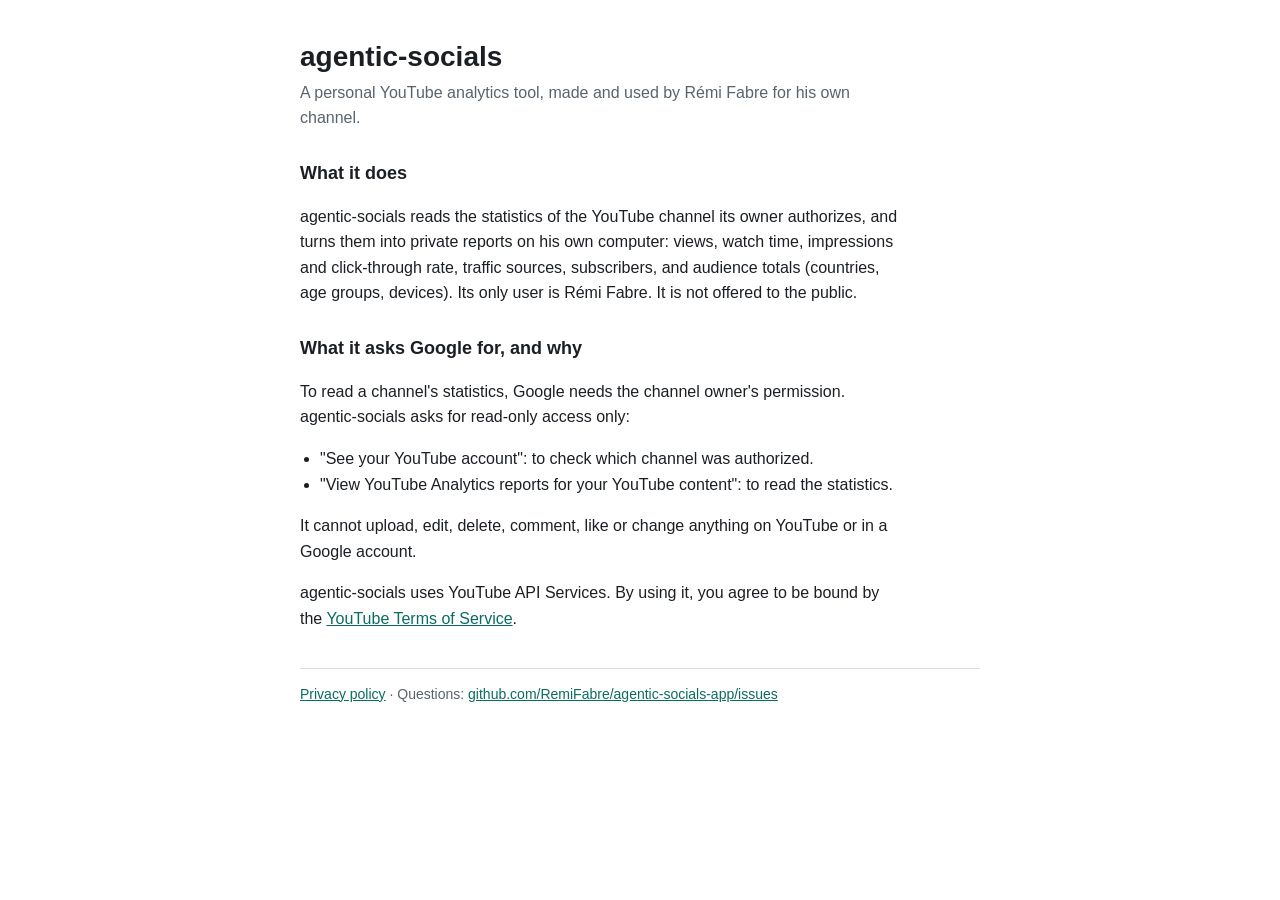
<file: index.html>
<!doctype html>
<html lang="en">
<head>
<meta charset="utf-8">
<meta name="viewport" content="width=device-width, initial-scale=1">
<title>agentic-socials</title>
<meta name="description" content="A personal YouTube analytics tool, made and used by Rémi Fabre for his own channel.">
<link rel="stylesheet" href="style.css">
</head>
<body>
<main>
<h1>agentic-socials</h1>
<p class="lead">A personal YouTube analytics tool, made and used by Rémi Fabre for his own channel.</p>

<h2>What it does</h2>
<p>agentic-socials reads the statistics of the YouTube channel its owner authorizes, and turns them into private reports on his own computer: views, watch time, impressions and click-through rate, traffic sources, subscribers, and audience totals (countries, age groups, devices). Its only user is Rémi Fabre. It is not offered to the public.</p>

<h2>What it asks Google for, and why</h2>
<p>To read a channel's statistics, Google needs the channel owner's permission. agentic-socials asks for read-only access only:</p>
<ul>
<li>"See your YouTube account": to check which channel was authorized.</li>
<li>"View YouTube Analytics reports for your YouTube content": to read the statistics.</li>
</ul>
<p>It cannot upload, edit, delete, comment, like or change anything on YouTube or in a Google account.</p>
<p>agentic-socials uses YouTube API Services. By using it, you agree to be bound by the <a href="https://www.youtube.com/t/terms">YouTube Terms of Service</a>.</p>

<footer>
<a href="privacy.html">Privacy policy</a> · Questions: <a href="https://github.com/RemiFabre/agentic-socials-app/issues">github.com/RemiFabre/agentic-socials-app/issues</a>
</footer>
</main>
</body>
</html>
</file>
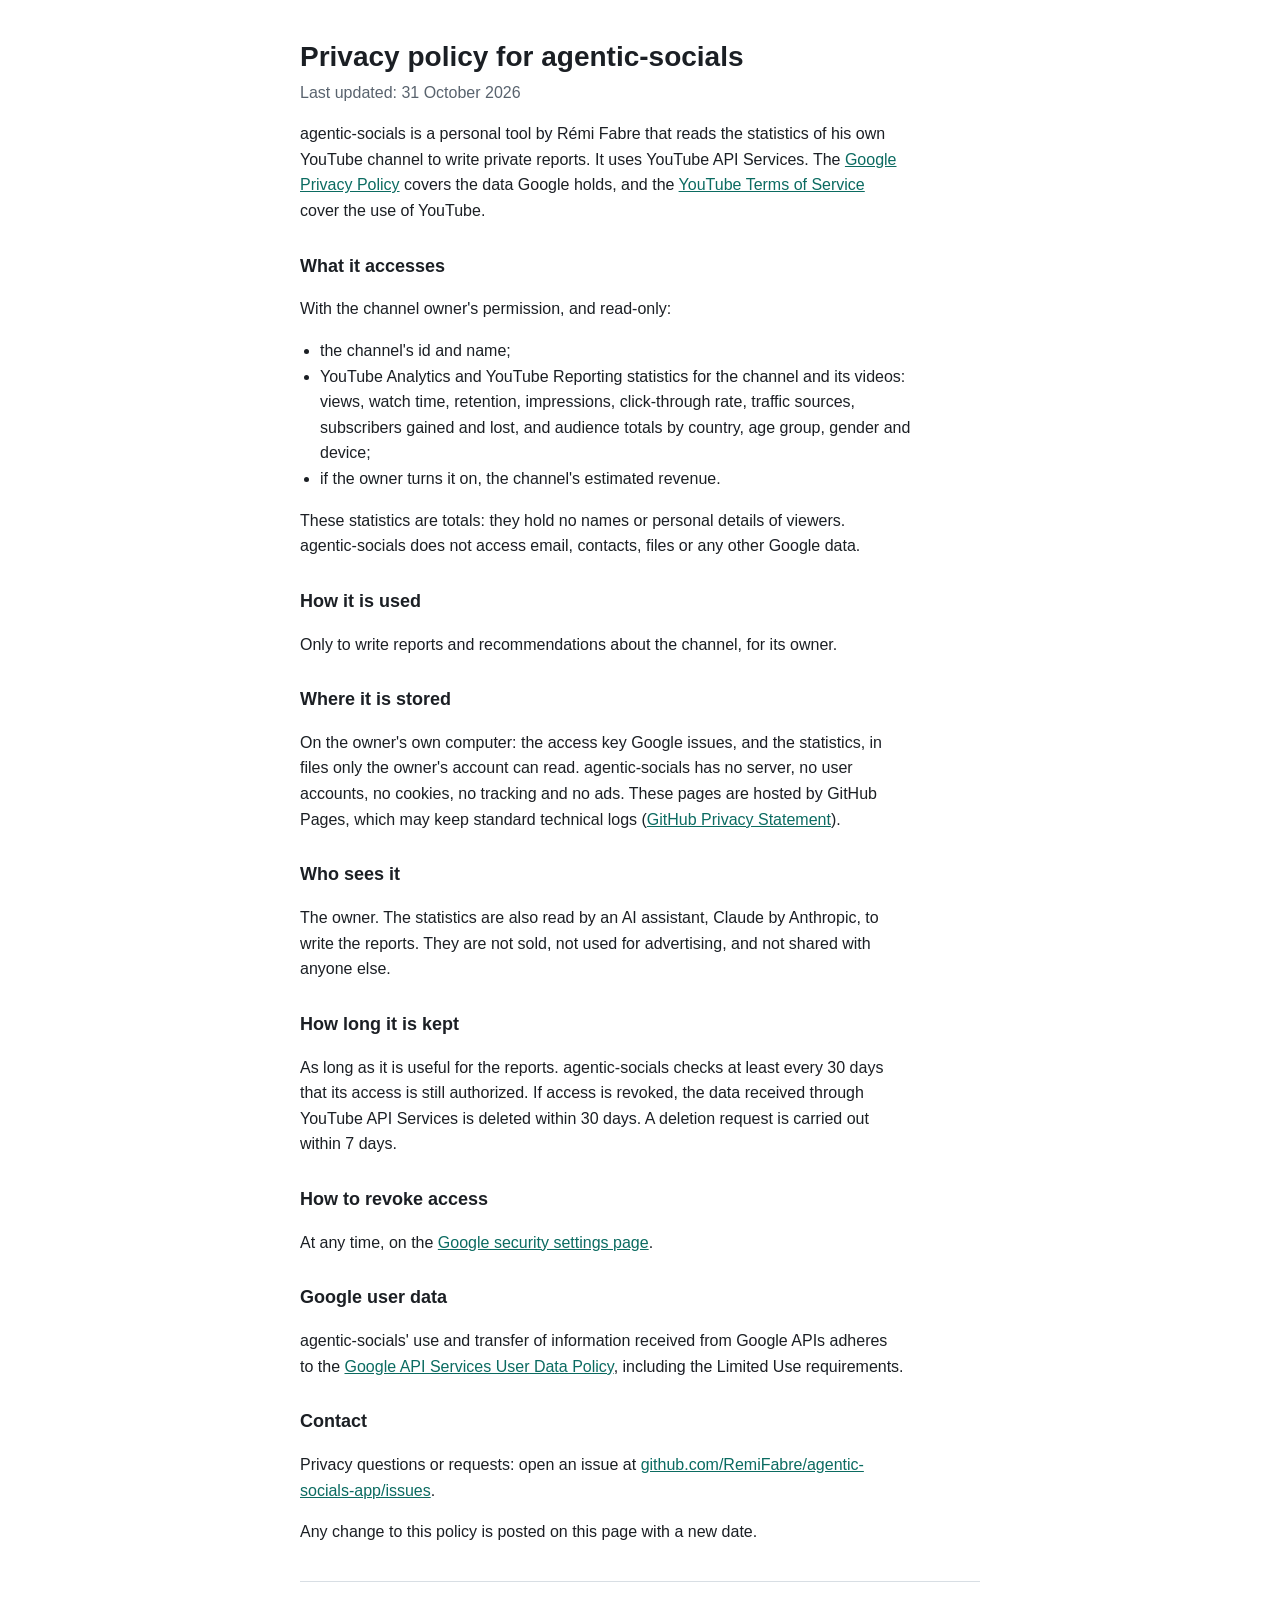
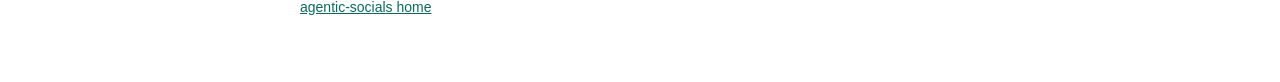
<file: privacy.html>
<!doctype html>
<html lang="en">
<head>
<meta charset="utf-8">
<meta name="viewport" content="width=device-width, initial-scale=1">
<title>Privacy policy for agentic-socials</title>
<link rel="stylesheet" href="style.css">
</head>
<body>
<main>
<h1>Privacy policy for agentic-socials</h1>
<p class="lead">Last updated: 31 October 2026</p>

<p>agentic-socials is a personal tool by Rémi Fabre that reads the statistics of his own YouTube channel to write private reports. It uses YouTube API Services. The <a href="https://policies.google.com/privacy">Google Privacy Policy</a> covers the data Google holds, and the <a href="https://www.youtube.com/t/terms">YouTube Terms of Service</a> cover the use of YouTube.</p>

<h2>What it accesses</h2>
<p>With the channel owner's permission, and read-only:</p>
<ul>
<li>the channel's id and name;</li>
<li>YouTube Analytics and YouTube Reporting statistics for the channel and its videos: views, watch time, retention, impressions, click-through rate, traffic sources, subscribers gained and lost, and audience totals by country, age group, gender and device;</li>
<li>if the owner turns it on, the channel's estimated revenue.</li>
</ul>
<p>These statistics are totals: they hold no names or personal details of viewers. agentic-socials does not access email, contacts, files or any other Google data.</p>

<h2>How it is used</h2>
<p>Only to write reports and recommendations about the channel, for its owner.</p>

<h2>Where it is stored</h2>
<p>On the owner's own computer: the access key Google issues, and the statistics, in files only the owner's account can read. agentic-socials has no server, no user accounts, no cookies, no tracking and no ads. These pages are hosted by GitHub Pages, which may keep standard technical logs (<a href="https://docs.github.com/en/site-policy/privacy-policies/github-general-privacy-statement">GitHub Privacy Statement</a>).</p>

<h2>Who sees it</h2>
<p>The owner. The statistics are also read by an AI assistant, Claude by Anthropic, to write the reports. They are not sold, not used for advertising, and not shared with anyone else.</p>

<h2>How long it is kept</h2>
<p>As long as it is useful for the reports. agentic-socials checks at least every 30 days that its access is still authorized. If access is revoked, the data received through YouTube API Services is deleted within 30 days. A deletion request is carried out within 7 days.</p>

<h2>How to revoke access</h2>
<p>At any time, on the <a href="https://security.google.com/settings/security/permissions">Google security settings page</a>.</p>

<h2>Google user data</h2>
<p>agentic-socials' use and transfer of information received from Google APIs adheres to the <a href="https://developers.google.com/terms/api-services-user-data-policy">Google API Services User Data Policy</a>, including the Limited Use requirements.</p>

<h2>Contact</h2>
<p>Privacy questions or requests: open an issue at <a href="https://github.com/RemiFabre/agentic-socials-app/issues">github.com/RemiFabre/agentic-socials-app/issues</a>.</p>
<p>Any change to this policy is posted on this page with a new date.</p>

<footer><a href="./">agentic-socials home</a></footer>
</main>
</body>
</html>
</file>
<file: style.css>
:root { --bg: #ffffff; --ink: #1b1f24; --muted: #59636e; --rule: #d8dee4; --link: #0b6b61; color-scheme: light dark; }
@media (prefers-color-scheme: dark) { :root { --bg: #111418; --ink: #e6eaee; --muted: #9aa4ae; --rule: #2b323a; --link: #5fd0c3; } }
body { margin: 0; background: var(--bg); color: var(--ink); font: 16px/1.6 -apple-system, "Segoe UI", Helvetica, Arial, sans-serif; }
main { max-width: 680px; margin: 0 auto; padding: 40px 16px 64px; }
h1 { font-size: 28px; line-height: 1.2; margin: 0 0 6px; }
h2 { font-size: 18px; margin: 28px 0 6px; }
p, li { max-width: 68ch; }
ul { padding-left: 20px; }
a { color: var(--link); }
.lead { color: var(--muted); margin-top: 0; }
footer { margin-top: 36px; padding-top: 14px; border-top: 1px solid var(--rule); color: var(--muted); font-size: 14px; }
</file>
